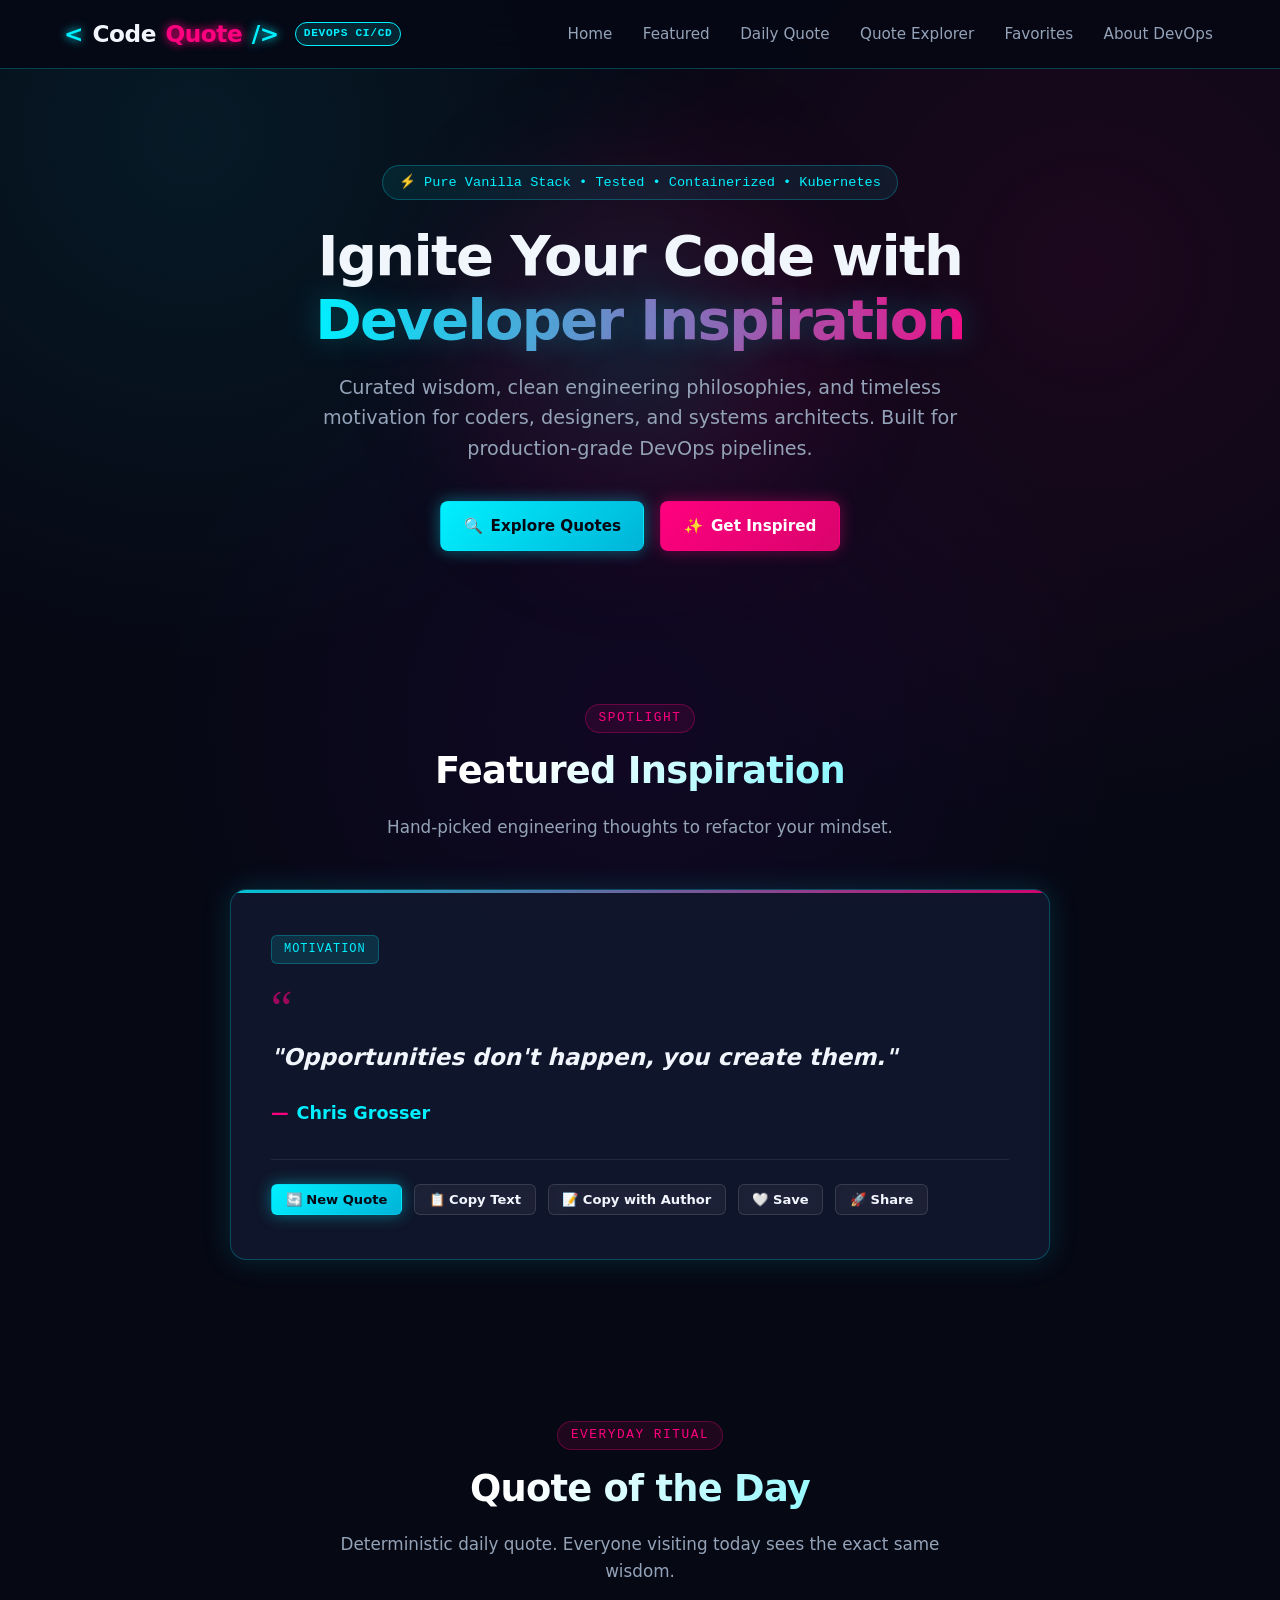
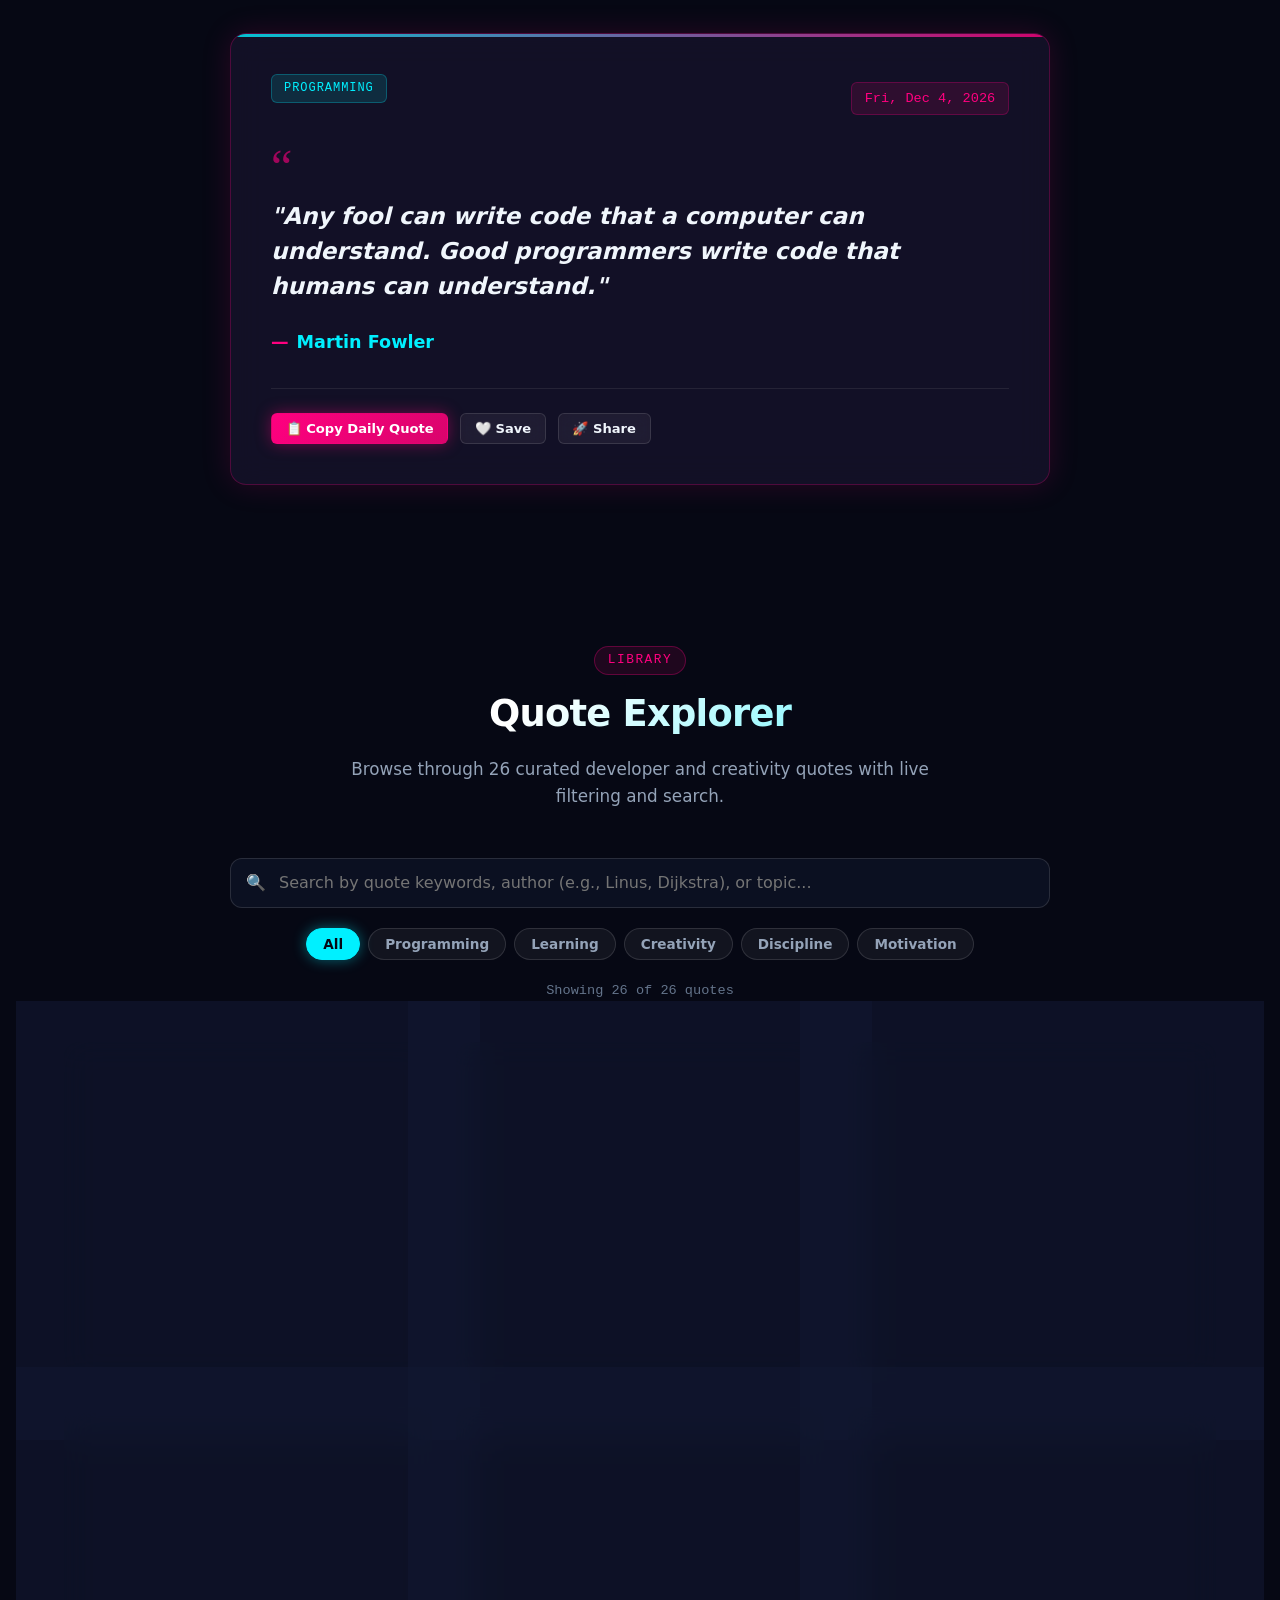
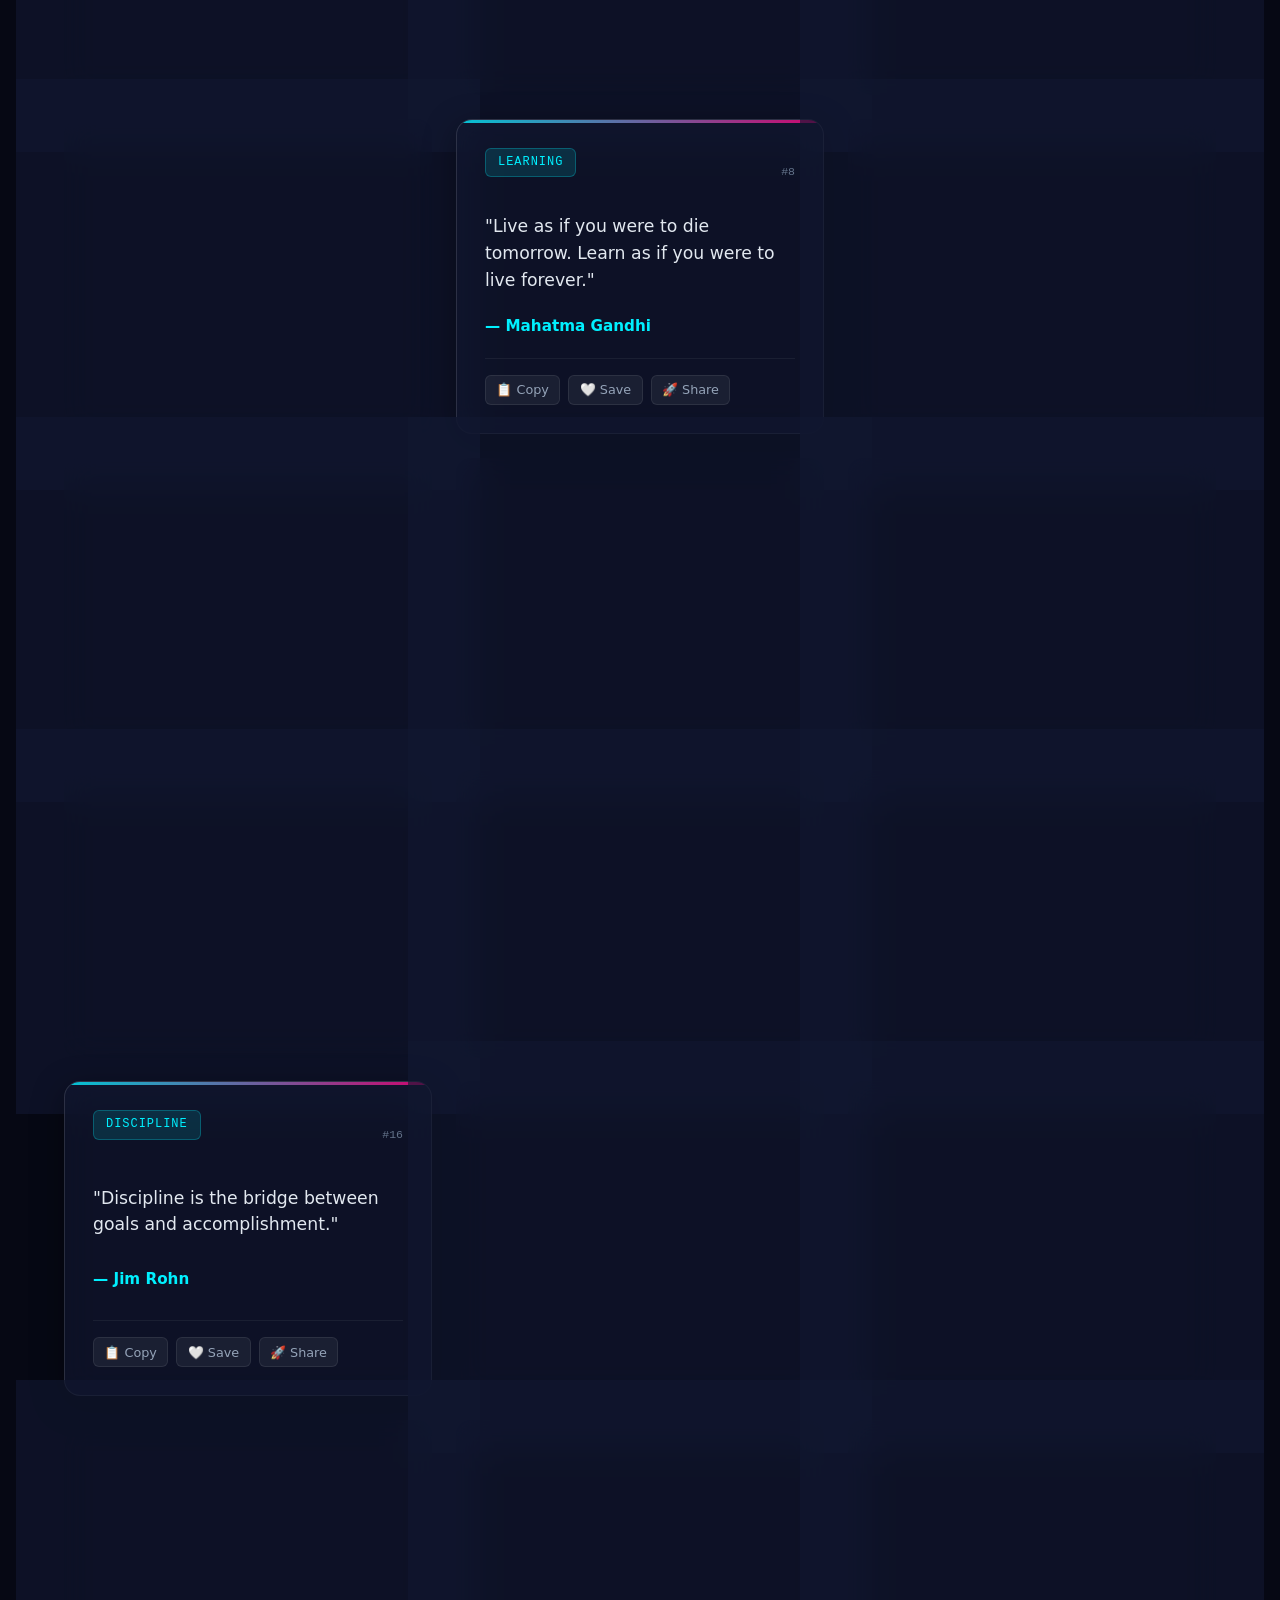
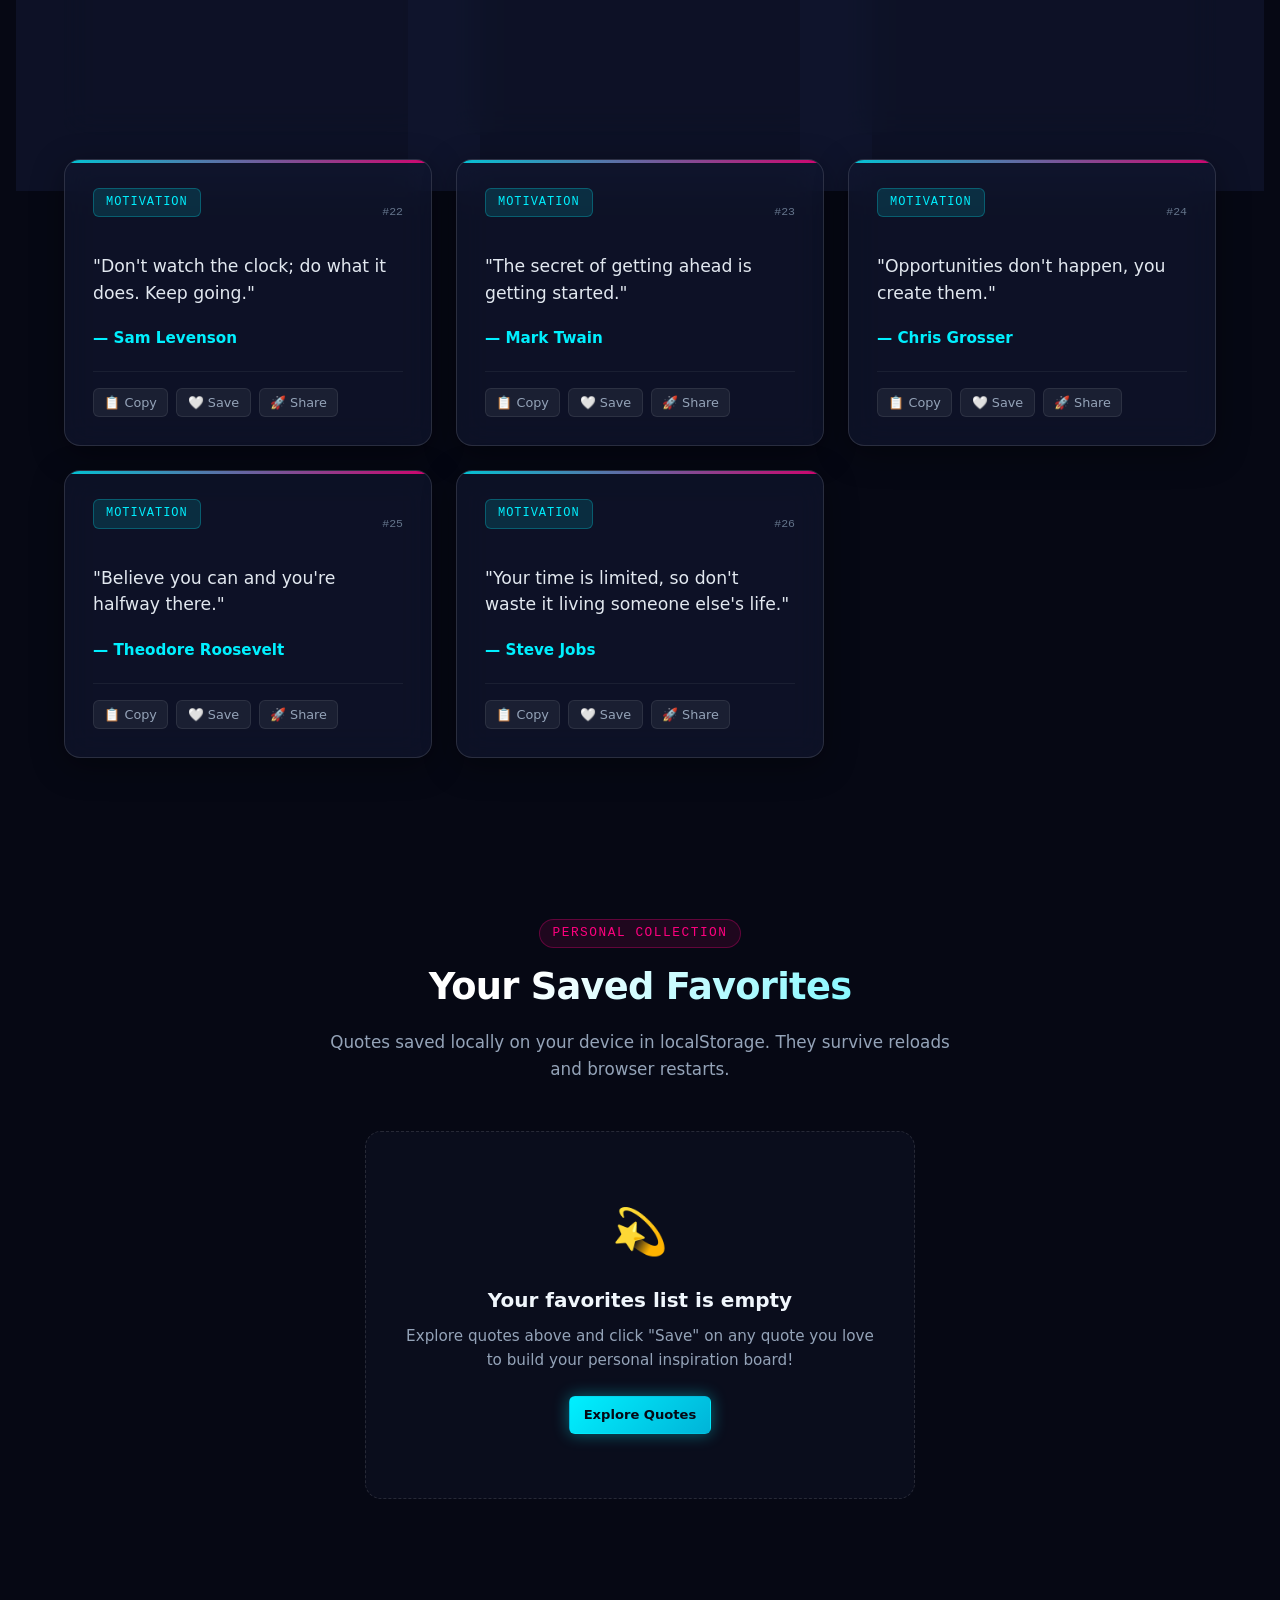
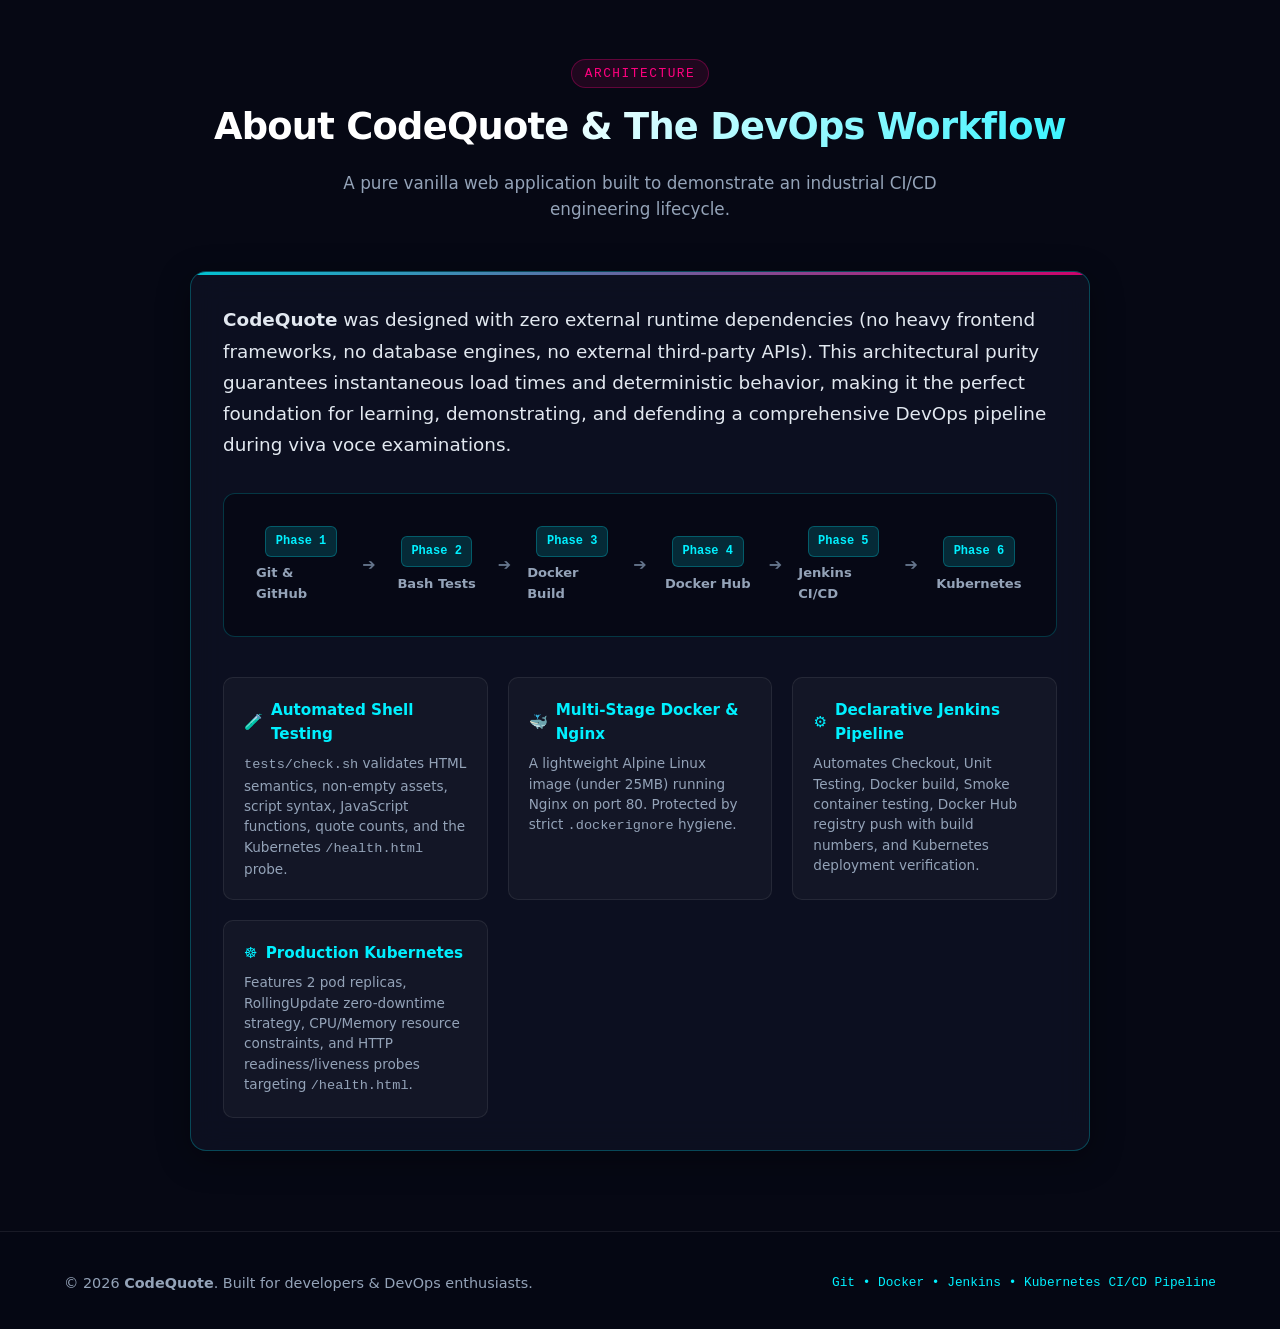
<file: app/index.html>
<!DOCTYPE html>
<html lang="en">
<head>
  <meta charset="UTF-8">
  <meta name="viewport" content="width=device-width, initial-scale=1.0">
  <title>CodeQuote - Developer Inspiration & DevOps Workflow</title>
  <meta name="description" content="Developer inspiration and motivational quote website demonstrating an end-to-end DevOps CI/CD workflow: Git, GitHub, Tests, Docker, Jenkins, and Kubernetes.">
  <link rel="stylesheet" href="style.css">
</head>
<body>

  <!-- Navbar -->
  <header class="navbar">
    <div class="container nav-container">
      <a href="#home" class="brand">
        <span class="brand-bracket">&lt;</span>Code<span class="brand-text-quote">Quote</span><span class="brand-bracket">/&gt;</span>
        <span class="devops-badge-nav">DevOps CI/CD</span>
      </a>

      <button class="mobile-toggle" id="mobile-toggle" aria-label="Toggle navigation menu" aria-expanded="false">
        ☰
      </button>

      <nav>
        <ul class="nav-links" id="nav-links">
          <li><a href="#home">Home</a></li>
          <li><a href="#featured">Featured</a></li>
          <li><a href="#daily">Daily Quote</a></li>
          <li><a href="#explorer">Quote Explorer</a></li>
          <li>
            <a href="#favorites">
              Favorites <span class="fav-badge-count" id="fav-count-badge" style="display: none;">0</span>
            </a>
          </li>
          <li><a href="#about">About DevOps</a></li>
        </ul>
      </nav>
    </div>
  </header>

  <!-- Hero Section -->
  <section class="hero-section" id="home">
    <div class="hero-glow-blob"></div>
    <div class="container hero-content">
      <div class="hero-badge">
        <span>⚡</span> Pure Vanilla Stack • Tested • Containerized • Kubernetes
      </div>
      <h1 class="hero-headline">
        Ignite Your Code with <br>
        <span class="hero-neon-text">Developer Inspiration</span>
      </h1>
      <p class="hero-tagline">
        Curated wisdom, clean engineering philosophies, and timeless motivation for coders, designers, and systems architects. Built for production-grade DevOps pipelines.
      </p>
      <div class="hero-cta">
        <a href="#explorer" class="btn btn-cyan">
          <span>🔍</span> Explore Quotes
        </a>
        <button class="btn btn-pink" id="hero-btn-inspire">
          <span>✨</span> Get Inspired
        </button>
      </div>
    </div>
  </section>

  <!-- Featured Quote Section -->
  <section class="section-padding" id="featured">
    <div class="container">
      <div class="section-header">
        <span class="section-tag">Spotlight</span>
        <h2 class="section-title">Featured Inspiration</h2>
        <p class="section-desc">Hand-picked engineering thoughts to refactor your mindset.</p>
      </div>

      <div class="glass-card featured-card">
        <div class="quote-category-tag" id="featured-category">Programming</div>
        <div class="quote-symbol">“</div>
        <blockquote class="quote-text" id="featured-text">
          Loading inspiration...
        </blockquote>
        <div class="quote-author" id="featured-author">
          Engineering Thought
        </div>
        <div class="quote-actions">
          <button class="btn btn-cyan btn-sm" id="featured-btn-new">
            🔄 New Quote
          </button>
          <button class="btn btn-glass btn-sm" id="featured-btn-copy-text">
            📋 Copy Text
          </button>
          <button class="btn btn-glass btn-sm" id="featured-btn-copy-author">
            📝 Copy with Author
          </button>
          <button class="btn btn-glass btn-sm" id="featured-btn-save">
            🤍 Save
          </button>
          <button class="btn btn-glass btn-sm" id="featured-btn-share">
            🚀 Share
          </button>
        </div>
      </div>
    </div>
  </section>

  <!-- Quote of the Day Section -->
  <section class="section-padding" id="daily">
    <div class="container">
      <div class="section-header">
        <span class="section-tag">Everyday Ritual</span>
        <h2 class="section-title">Quote of the Day</h2>
        <p class="section-desc">Deterministic daily quote. Everyone visiting today sees the exact same wisdom.</p>
      </div>

      <div class="glass-card daily-quote-card">
        <div class="daily-meta">
          <span class="quote-category-tag" id="daily-category">Motivation</span>
          <span class="daily-date" id="daily-date-display">Today</span>
        </div>
        <div class="quote-symbol">“</div>
        <blockquote class="quote-text" id="daily-text">
          Calculating today's quote...
        </blockquote>
        <div class="quote-author" id="daily-author">
          Author
        </div>
        <div class="quote-actions">
          <button class="btn btn-pink btn-sm" id="daily-btn-copy">
            📋 Copy Daily Quote
          </button>
          <button class="btn btn-glass btn-sm" id="daily-btn-save">
            🤍 Save to Favorites
          </button>
          <button class="btn btn-glass btn-sm" id="daily-btn-share">
            🚀 Share
          </button>
        </div>
      </div>
    </div>
  </section>

  <!-- Quote Explorer Section -->
  <section class="section-padding" id="explorer">
    <div class="container">
      <div class="section-header">
        <span class="section-tag">Library</span>
        <h2 class="section-title">Quote Explorer</h2>
        <p class="section-desc">Browse through 26 curated developer and creativity quotes with live filtering and search.</p>
      </div>

      <div class="explorer-controls">
        <div class="search-bar-wrap">
          <span class="search-icon">🔍</span>
          <input 
            type="search" 
            class="search-input" 
            id="explorer-search-input" 
            placeholder="Search by quote keywords, author (e.g., Linus, Dijkstra), or topic..."
            aria-label="Search quotes"
          >
        </div>

        <div class="filter-pills" role="tablist" aria-label="Quote categories">
          <button class="filter-pill active" data-category="All">All</button>
          <button class="filter-pill" data-category="Programming">Programming</button>
          <button class="filter-pill" data-category="Learning">Learning</button>
          <button class="filter-pill" data-category="Creativity">Creativity</button>
          <button class="filter-pill" data-category="Discipline">Discipline</button>
          <button class="filter-pill" data-category="Motivation">Motivation</button>
        </div>

        <div class="quotes-count-info" id="quotes-count-display">
          Showing quotes...
        </div>
      </div>

      <div class="quotes-grid" id="quotes-grid">
        <!-- Injected dynamically by JavaScript -->
      </div>
    </div>
  </section>

  <!-- Saved Favorites Section -->
  <section class="section-padding" id="favorites">
    <div class="container">
      <div class="section-header">
        <span class="section-tag">Personal Collection</span>
        <h2 class="section-title">Your Saved Favorites</h2>
        <p class="section-desc">Quotes saved locally on your device in localStorage. They survive reloads and browser restarts.</p>
      </div>

      <div class="quotes-grid" id="favorites-grid">
        <!-- Injected dynamically by JavaScript -->
      </div>
    </div>
  </section>

  <!-- About DevOps Section -->
  <section class="section-padding" id="about">
    <div class="container">
      <div class="section-header">
        <span class="section-tag">Architecture</span>
        <h2 class="section-title">About CodeQuote & The DevOps Workflow</h2>
        <p class="section-desc">A pure vanilla web application built to demonstrate an industrial CI/CD engineering lifecycle.</p>
      </div>

      <div class="glass-card about-card">
        <p class="about-intro">
          <strong>CodeQuote</strong> was designed with zero external runtime dependencies (no heavy frontend frameworks, no database engines, no external third-party APIs). This architectural purity guarantees instantaneous load times and deterministic behavior, making it the perfect foundation for learning, demonstrating, and defending a comprehensive DevOps pipeline during viva voce examinations.
        </p>

        <!-- Pipeline Diagram -->
        <div class="pipeline-diagram">
          <div class="pipeline-step">
            <span class="pipeline-step-badge">Phase 1</span>
            <span class="pipeline-step-title">Git & GitHub</span>
          </div>
          <span class="pipeline-arrow">➔</span>
          <div class="pipeline-step">
            <span class="pipeline-step-badge">Phase 2</span>
            <span class="pipeline-step-title">Bash Tests</span>
          </div>
          <span class="pipeline-arrow">➔</span>
          <div class="pipeline-step">
            <span class="pipeline-step-badge">Phase 3</span>
            <span class="pipeline-step-title">Docker Build</span>
          </div>
          <span class="pipeline-arrow">➔</span>
          <div class="pipeline-step">
            <span class="pipeline-step-badge">Phase 4</span>
            <span class="pipeline-step-title">Docker Hub</span>
          </div>
          <span class="pipeline-arrow">➔</span>
          <div class="pipeline-step">
            <span class="pipeline-step-badge">Phase 5</span>
            <span class="pipeline-step-title">Jenkins CI/CD</span>
          </div>
          <span class="pipeline-arrow">➔</span>
          <div class="pipeline-step">
            <span class="pipeline-step-badge">Phase 6</span>
            <span class="pipeline-step-title">Kubernetes</span>
          </div>
        </div>

        <div class="devops-grid">
          <div class="devops-feature-item">
            <div class="devops-feature-title"><span>🧪</span> Automated Shell Testing</div>
            <div class="devops-feature-desc">
              <code>tests/check.sh</code> validates HTML semantics, non-empty assets, script syntax, JavaScript functions, quote counts, and the Kubernetes <code>/health.html</code> probe.
            </div>
          </div>

          <div class="devops-feature-item">
            <div class="devops-feature-title"><span>🐳</span> Multi-Stage Docker & Nginx</div>
            <div class="devops-feature-desc">
              A lightweight Alpine Linux image (under 25MB) running Nginx on port 80. Protected by strict <code>.dockerignore</code> hygiene.
            </div>
          </div>

          <div class="devops-feature-item">
            <div class="devops-feature-title"><span>⚙️</span> Declarative Jenkins Pipeline</div>
            <div class="devops-feature-desc">
              Automates Checkout, Unit Testing, Docker build, Smoke container testing, Docker Hub registry push with build numbers, and Kubernetes deployment verification.
            </div>
          </div>

          <div class="devops-feature-item">
            <div class="devops-feature-title"><span>☸️</span> Production Kubernetes</div>
            <div class="devops-feature-desc">
              Features 2 pod replicas, RollingUpdate zero-downtime strategy, CPU/Memory resource constraints, and HTTP readiness/liveness probes targeting <code>/health.html</code>.
            </div>
          </div>
        </div>
      </div>
    </div>
  </section>

  <!-- Footer -->
  <footer class="footer">
    <div class="container footer-content">
      <div>
        &copy; <span id="copyright-year">2026</span> <strong>CodeQuote</strong>. Built for developers & DevOps enthusiasts.
      </div>
      <div class="footer-devops-tag">
        Git • Docker • Jenkins • Kubernetes CI/CD Pipeline
      </div>
    </div>
  </footer>

  <!-- Toast Notification Container -->
  <div class="toast-container" id="toast-container" aria-live="polite"></div>

  <!-- JavaScript -->
  <script src="script.js"></script>
</body>
</html>
</file>
<file: app/style.css>
/* CodeQuote - Tropical Neon Theme (Cyan, Pink & Deep Black) */
:root {
  --bg-deep: #060814;
  --bg-surface: rgba(14, 18, 36, 0.75);
  --bg-card: rgba(18, 24, 48, 0.65);
  --bg-card-hover: rgba(26, 34, 66, 0.85);
  --neon-cyan: #00f0ff;
  --neon-pink: #ff007f;
  --neon-purple: #9d00ff;
  --text-main: #f0f6fc;
  --text-muted: #94a3b8;
  --text-dim: #64748b;
  --border-cyan: rgba(0, 240, 255, 0.25);
  --border-pink: rgba(255, 0, 127, 0.25);
  --border-glass: rgba(255, 255, 255, 0.12);
  --glow-cyan: 0 0 24px rgba(0, 240, 255, 0.35);
  --glow-pink: 0 0 24px rgba(255, 0, 127, 0.35);
  --font-sans: system-ui, -apple-system, BlinkMacSystemFont, 'Segoe UI', Roboto, Oxygen, Ubuntu, Cantarell, sans-serif;
  --font-mono: 'Courier New', Courier, monospace;
  --transition-speed: 0.25s;
}

* {
  box-sizing: border-box;
  margin: 0;
  padding: 0;
}

html {
  scroll-behavior: smooth;
  font-family: var(--font-sans);
  background-color: var(--bg-deep);
  color: var(--text-main);
  line-height: 1.6;
}

/* Accessibility: Visible Focus Outlines */
:focus-visible {
  outline: 2px solid var(--neon-cyan);
  outline-offset: 3px;
  box-shadow: 0 0 12px var(--neon-cyan);
}

body {
  min-height: 100vh;
  display: flex;
  flex-direction: column;
  background: 
    radial-gradient(circle at 15% 15%, rgba(0, 240, 255, 0.08) 0%, transparent 40%),
    radial-gradient(circle at 85% 30%, rgba(255, 0, 127, 0.09) 0%, transparent 45%),
    radial-gradient(circle at 50% 80%, rgba(157, 0, 255, 0.07) 0%, transparent 50%),
    var(--bg-deep);
  background-attachment: fixed;
  overflow-x: hidden;
}

/* Container */
.container {
  width: 100%;
  max-width: 1200px;
  margin: 0 auto;
  padding: 0 1.5rem;
}

/* Navbar */
.navbar {
  position: sticky;
  top: 0;
  z-index: 100;
  background: rgba(6, 8, 20, 0.85);
  backdrop-filter: blur(14px);
  -webkit-backdrop-filter: blur(14px);
  border-bottom: 1px solid var(--border-cyan);
  transition: all var(--transition-speed);
}

.nav-container {
  display: flex;
  align-items: center;
  justify-content: space-between;
  height: 4.25rem;
}

.brand {
  display: flex;
  align-items: center;
  gap: 0.6rem;
  font-size: 1.45rem;
  font-weight: 800;
  letter-spacing: -0.02em;
  text-decoration: none;
  color: var(--text-main);
}

.brand-bracket {
  color: var(--neon-cyan);
  text-shadow: 0 0 10px var(--neon-cyan);
}

.brand-text-quote {
  color: var(--neon-pink);
  text-shadow: 0 0 10px var(--neon-pink);
}

.devops-badge-nav {
  font-size: 0.7rem;
  font-family: var(--font-mono);
  background: rgba(0, 240, 255, 0.12);
  border: 1px solid var(--neon-cyan);
  color: var(--neon-cyan);
  padding: 0.15rem 0.5rem;
  border-radius: 9999px;
  margin-left: 0.4rem;
  text-transform: uppercase;
  letter-spacing: 0.06em;
}

.nav-links {
  display: flex;
  list-style: none;
  gap: 1.5rem;
  align-items: center;
}

.nav-links a {
  text-decoration: none;
  color: var(--text-muted);
  font-size: 0.95rem;
  font-weight: 500;
  transition: color var(--transition-speed), text-shadow var(--transition-speed);
  padding: 0.4rem 0.2rem;
  position: relative;
}

.nav-links a:hover {
  color: var(--neon-cyan);
  text-shadow: 0 0 8px rgba(0, 240, 255, 0.6);
}

.nav-links a::after {
  content: '';
  position: absolute;
  bottom: 0;
  left: 0;
  width: 0%;
  height: 2px;
  background: linear-gradient(90deg, var(--neon-cyan), var(--neon-pink));
  transition: width var(--transition-speed);
}

.nav-links a:hover::after {
  width: 100%;
}

.fav-badge-count {
  display: inline-flex;
  align-items: center;
  justify-content: center;
  background: var(--neon-pink);
  color: white;
  font-size: 0.72rem;
  font-weight: 700;
  min-width: 1.2rem;
  height: 1.2rem;
  border-radius: 9999px;
  padding: 0 0.35rem;
  margin-left: 0.3rem;
  box-shadow: 0 0 8px rgba(255, 0, 127, 0.5);
}

/* Mobile Toggle */
.mobile-toggle {
  display: none;
  background: transparent;
  border: 1px solid var(--border-cyan);
  color: var(--neon-cyan);
  padding: 0.5rem 0.75rem;
  border-radius: 6px;
  cursor: pointer;
  font-size: 1.25rem;
  transition: all var(--transition-speed);
}

.mobile-toggle:hover {
  background: rgba(0, 240, 255, 0.1);
  box-shadow: 0 0 10px rgba(0, 240, 255, 0.3);
}

/* Section Common Styling */
.section-padding {
  padding: 5rem 0;
}

.section-header {
  text-align: center;
  margin-bottom: 3rem;
}

.section-tag {
  display: inline-block;
  font-family: var(--font-mono);
  font-size: 0.8rem;
  text-transform: uppercase;
  letter-spacing: 0.12em;
  color: var(--neon-pink);
  margin-bottom: 0.6rem;
  padding: 0.2rem 0.8rem;
  background: rgba(255, 0, 127, 0.1);
  border: 1px solid rgba(255, 0, 127, 0.3);
  border-radius: 9999px;
}

.section-title {
  font-size: 2.3rem;
  font-weight: 800;
  letter-spacing: -0.02em;
  margin-bottom: 0.8rem;
  background: linear-gradient(135deg, #ffffff 40%, var(--neon-cyan) 100%);
  -webkit-background-clip: text;
  -webkit-text-fill-color: transparent;
}

.section-desc {
  color: var(--text-muted);
  max-width: 620px;
  margin: 0 auto;
  font-size: 1.05rem;
}

/* Buttons */
.btn {
  display: inline-flex;
  align-items: center;
  justify-content: center;
  gap: 0.5rem;
  padding: 0.75rem 1.4rem;
  border-radius: 8px;
  font-size: 0.95rem;
  font-weight: 600;
  cursor: pointer;
  text-decoration: none;
  transition: all var(--transition-speed) ease;
  border: 1px solid transparent;
  font-family: inherit;
}

.btn-cyan {
  background: linear-gradient(135deg, #00f0ff, #00b4d8);
  color: #060814;
  box-shadow: 0 0 16px rgba(0, 240, 255, 0.4);
}

.btn-cyan:hover {
  transform: translateY(-2px);
  box-shadow: 0 0 24px rgba(0, 240, 255, 0.65);
}

.btn-pink {
  background: linear-gradient(135deg, #ff007f, #d9046c);
  color: #ffffff;
  box-shadow: 0 0 16px rgba(255, 0, 127, 0.4);
}

.btn-pink:hover {
  transform: translateY(-2px);
  box-shadow: 0 0 24px rgba(255, 0, 127, 0.65);
}

.btn-glass {
  background: rgba(255, 255, 255, 0.05);
  color: var(--text-main);
  border: 1px solid var(--border-glass);
  backdrop-filter: blur(8px);
}

.btn-glass:hover {
  background: rgba(255, 255, 255, 0.12);
  border-color: var(--border-cyan);
  color: var(--neon-cyan);
  box-shadow: 0 0 12px rgba(0, 240, 255, 0.25);
  transform: translateY(-2px);
}

.btn-sm {
  padding: 0.45rem 0.85rem;
  font-size: 0.82rem;
  border-radius: 6px;
}

/* Hero Section */
.hero-section {
  padding: 6rem 0 4.5rem;
  position: relative;
  text-align: center;
}

.hero-glow-blob {
  position: absolute;
  top: 50%;
  left: 50%;
  transform: translate(-50%, -50%);
  width: 480px;
  height: 480px;
  background: radial-gradient(circle, rgba(0, 240, 255, 0.15) 0%, rgba(255, 0, 127, 0.1) 40%, transparent 70%);
  filter: blur(50px);
  pointer-events: none;
  z-index: 0;
}

.hero-content {
  position: relative;
  z-index: 1;
  max-width: 820px;
  margin: 0 auto;
}

.hero-badge {
  display: inline-flex;
  align-items: center;
  gap: 0.5rem;
  font-size: 0.85rem;
  font-family: var(--font-mono);
  color: var(--neon-cyan);
  background: rgba(0, 240, 255, 0.08);
  border: 1px solid var(--border-cyan);
  padding: 0.35rem 1rem;
  border-radius: 9999px;
  margin-bottom: 1.5rem;
}

.hero-headline {
  font-size: 3.5rem;
  font-weight: 900;
  line-height: 1.15;
  letter-spacing: -0.03em;
  margin-bottom: 1.25rem;
}

.hero-neon-text {
  background: linear-gradient(90deg, var(--neon-cyan), var(--neon-pink));
  -webkit-background-clip: text;
  -webkit-text-fill-color: transparent;
  text-shadow: 0 0 30px rgba(0, 240, 255, 0.25);
}

.hero-tagline {
  font-size: 1.2rem;
  color: var(--text-muted);
  margin-bottom: 2.25rem;
  max-width: 650px;
  margin-left: auto;
  margin-right: auto;
}

.hero-cta {
  display: flex;
  gap: 1rem;
  justify-content: center;
  flex-wrap: wrap;
}

/* Glassmorphism Quote Card Base */
.glass-card {
  background: var(--bg-card);
  backdrop-filter: blur(16px);
  -webkit-backdrop-filter: blur(16px);
  border: 1px solid var(--border-glass);
  border-radius: 16px;
  padding: 2rem;
  box-shadow: 0 8px 32px 0 rgba(0, 0, 0, 0.37);
  transition: all var(--transition-speed) ease;
  position: relative;
  overflow: hidden;
}

.glass-card::before {
  content: '';
  position: absolute;
  top: 0;
  left: 0;
  right: 0;
  height: 3px;
  background: linear-gradient(90deg, var(--neon-cyan), var(--neon-pink));
  opacity: 0.8;
}

.glass-card:hover {
  border-color: var(--border-cyan);
  box-shadow: 0 12px 40px rgba(0, 240, 255, 0.15);
  transform: translateY(-3px);
}

/* Featured Section */
.featured-card {
  max-width: 820px;
  margin: 0 auto;
  background: rgba(18, 24, 48, 0.85);
  border: 1px solid var(--border-cyan);
  box-shadow: 0 0 30px rgba(0, 240, 255, 0.15);
  padding: 2.75rem 2.5rem;
}

.quote-category-tag {
  display: inline-block;
  font-family: var(--font-mono);
  font-size: 0.75rem;
  text-transform: uppercase;
  letter-spacing: 0.08em;
  padding: 0.25rem 0.75rem;
  border-radius: 6px;
  background: rgba(0, 240, 255, 0.12);
  color: var(--neon-cyan);
  border: 1px solid var(--border-cyan);
  margin-bottom: 1.25rem;
}

.quote-symbol {
  font-size: 3rem;
  line-height: 1;
  font-family: serif;
  color: var(--neon-pink);
  opacity: 0.6;
  margin-bottom: 0.5rem;
}

.quote-text {
  font-size: 1.45rem;
  font-weight: 600;
  line-height: 1.5;
  color: var(--text-main);
  margin-bottom: 1.5rem;
  font-style: italic;
}

.quote-author {
  font-size: 1.1rem;
  font-weight: 700;
  color: var(--neon-cyan);
  display: flex;
  align-items: center;
  gap: 0.5rem;
  margin-bottom: 2rem;
}

.quote-author::before {
  content: '—';
  color: var(--neon-pink);
}

.quote-actions {
  display: flex;
  flex-wrap: wrap;
  gap: 0.75rem;
  border-top: 1px solid rgba(255, 255, 255, 0.08);
  padding-top: 1.5rem;
}

/* Quote of the Day Section */
.daily-quote-card {
  max-width: 820px;
  margin: 0 auto;
  background: rgba(22, 18, 42, 0.85);
  border: 1px solid var(--border-pink);
  box-shadow: 0 0 30px rgba(255, 0, 127, 0.15);
  padding: 2.5rem;
}

.daily-meta {
  display: flex;
  align-items: center;
  justify-content: space-between;
  margin-bottom: 1.25rem;
  flex-wrap: wrap;
  gap: 0.5rem;
}

.daily-date {
  font-family: var(--font-mono);
  font-size: 0.85rem;
  color: var(--neon-pink);
  background: rgba(255, 0, 127, 0.12);
  padding: 0.3rem 0.8rem;
  border-radius: 6px;
  border: 1px solid var(--border-pink);
}

/* Quote Explorer */
.explorer-controls {
  max-width: 820px;
  margin: 0 auto 2.5rem;
  display: flex;
  flex-direction: column;
  gap: 1.25rem;
}

.search-bar-wrap {
  position: relative;
  width: 100%;
}

.search-input {
  width: 100%;
  padding: 0.9rem 1.25rem 0.9rem 3rem;
  border-radius: 12px;
  border: 1px solid var(--border-glass);
  background: rgba(14, 18, 36, 0.85);
  color: var(--text-main);
  font-size: 1rem;
  font-family: inherit;
  transition: all var(--transition-speed);
}

.search-input:focus {
  border-color: var(--neon-cyan);
  box-shadow: 0 0 16px rgba(0, 240, 255, 0.3);
  outline: none;
}

.search-icon {
  position: absolute;
  left: 1rem;
  top: 50%;
  transform: translateY(-50%);
  color: var(--text-dim);
  pointer-events: none;
}

.filter-pills {
  display: flex;
  flex-wrap: wrap;
  gap: 0.5rem;
  justify-content: center;
}

.filter-pill {
  padding: 0.45rem 1rem;
  border-radius: 9999px;
  font-size: 0.85rem;
  font-weight: 600;
  cursor: pointer;
  background: rgba(255, 255, 255, 0.05);
  color: var(--text-muted);
  border: 1px solid var(--border-glass);
  transition: all var(--transition-speed);
  font-family: inherit;
}

.filter-pill:hover {
  background: rgba(255, 255, 255, 0.1);
  color: var(--text-main);
}

.filter-pill.active {
  background: var(--neon-cyan);
  color: #060814;
  border-color: var(--neon-cyan);
  box-shadow: 0 0 14px rgba(0, 240, 255, 0.4);
}

.quotes-count-info {
  text-align: center;
  font-size: 0.85rem;
  color: var(--text-dim);
  font-family: var(--font-mono);
}

.quotes-grid {
  display: grid;
  grid-template-columns: repeat(auto-fill, minmax(320px, 1fr));
  gap: 1.5rem;
}

.quote-card {
  display: flex;
  flex-direction: column;
  justify-content: space-between;
  padding: 1.75rem;
}

.quote-card-header {
  display: flex;
  justify-content: space-between;
  align-items: center;
  margin-bottom: 1rem;
}

.quote-id-tag {
  font-family: var(--font-mono);
  font-size: 0.72rem;
  color: var(--text-dim);
}

.quote-card-text {
  font-size: 1.08rem;
  font-weight: 500;
  line-height: 1.55;
  margin-bottom: 1.25rem;
  color: #e2e8f0;
}

.quote-card-author {
  font-size: 0.95rem;
  font-weight: 600;
  color: var(--neon-cyan);
  margin-bottom: 1.25rem;
}

.quote-card-actions {
  display: flex;
  align-items: center;
  gap: 0.5rem;
  border-top: 1px solid rgba(255, 255, 255, 0.06);
  padding-top: 1rem;
}

.card-action-btn {
  background: rgba(255, 255, 255, 0.06);
  border: 1px solid rgba(255, 255, 255, 0.08);
  color: var(--text-muted);
  border-radius: 6px;
  padding: 0.4rem 0.65rem;
  font-size: 0.8rem;
  cursor: pointer;
  display: inline-flex;
  align-items: center;
  gap: 0.35rem;
  transition: all var(--transition-speed);
  font-family: inherit;
}

.card-action-btn:hover {
  background: rgba(0, 240, 255, 0.15);
  color: var(--neon-cyan);
  border-color: var(--border-cyan);
}

.card-action-btn.saved {
  background: rgba(255, 0, 127, 0.2);
  color: var(--neon-pink);
  border-color: var(--neon-pink);
}

/* Empty State */
.empty-state {
  text-align: center;
  padding: 4rem 2rem;
  background: rgba(14, 18, 36, 0.5);
  border: 1px dashed var(--border-glass);
  border-radius: 16px;
  max-width: 550px;
  margin: 0 auto;
}

.empty-state-icon {
  font-size: 2.8rem;
  color: var(--text-dim);
  margin-bottom: 1rem;
}

.empty-state-title {
  font-size: 1.25rem;
  font-weight: 700;
  margin-bottom: 0.5rem;
}

.empty-state-desc {
  color: var(--text-muted);
  font-size: 0.95rem;
  margin-bottom: 1.5rem;
}

/* About & DevOps Workflow Section */
.about-card {
  max-width: 900px;
  margin: 0 auto;
  background: rgba(14, 18, 36, 0.8);
  border: 1px solid var(--border-cyan);
}

.about-intro {
  font-size: 1.15rem;
  color: #e2e8f0;
  margin-bottom: 2rem;
  line-height: 1.7;
}

.pipeline-diagram {
  display: flex;
  align-items: center;
  justify-content: space-between;
  flex-wrap: wrap;
  gap: 0.5rem;
  background: rgba(6, 8, 20, 0.8);
  padding: 1.5rem;
  border-radius: 12px;
  border: 1px solid rgba(0, 240, 255, 0.2);
  margin-bottom: 2.5rem;
}

.pipeline-step {
  display: flex;
  flex-direction: column;
  align-items: center;
  gap: 0.35rem;
  padding: 0.5rem;
  flex: 1;
  min-width: 100px;
}

.pipeline-step-badge {
  font-size: 0.75rem;
  font-family: var(--font-mono);
  font-weight: 700;
  padding: 0.3rem 0.6rem;
  border-radius: 6px;
  background: rgba(0, 240, 255, 0.15);
  color: var(--neon-cyan);
  border: 1px solid var(--border-cyan);
}

.pipeline-step:nth-child(even) .pipeline-step-badge {
  background: rgba(255, 0, 127, 0.15);
  color: var(--neon-pink);
  border-color: var(--border-pink);
}

.pipeline-step-title {
  font-size: 0.82rem;
  font-weight: 600;
  color: var(--text-muted);
}

.pipeline-arrow {
  color: var(--text-dim);
  font-size: 1rem;
}

.devops-grid {
  display: grid;
  grid-template-columns: repeat(auto-fit, minmax(260px, 1fr));
  gap: 1.25rem;
  margin-top: 1.5rem;
}

.devops-feature-item {
  background: rgba(255, 255, 255, 0.03);
  border: 1px solid rgba(255, 255, 255, 0.08);
  border-radius: 10px;
  padding: 1.25rem;
}

.devops-feature-title {
  font-size: 0.95rem;
  font-weight: 700;
  color: var(--neon-cyan);
  margin-bottom: 0.4rem;
  display: flex;
  align-items: center;
  gap: 0.5rem;
}

.devops-feature-desc {
  font-size: 0.85rem;
  color: var(--text-muted);
  line-height: 1.5;
}

/* Footer */
.footer {
  margin-top: auto;
  border-top: 1px solid rgba(255, 255, 255, 0.08);
  background: rgba(6, 8, 20, 0.95);
  padding: 2.5rem 0;
  font-size: 0.9rem;
  color: var(--text-muted);
}

.footer-content {
  display: flex;
  justify-content: space-between;
  align-items: center;
  flex-wrap: wrap;
  gap: 1rem;
}

.footer-devops-tag {
  font-family: var(--font-mono);
  font-size: 0.8rem;
  color: var(--neon-cyan);
}

/* Toast Notification */
.toast-container {
  position: fixed;
  bottom: 1.5rem;
  right: 1.5rem;
  z-index: 1000;
  display: flex;
  flex-direction: column;
  gap: 0.6rem;
  pointer-events: none;
}

.toast {
  pointer-events: auto;
  background: rgba(14, 18, 36, 0.95);
  backdrop-filter: blur(12px);
  border: 1px solid var(--neon-cyan);
  box-shadow: 0 4px 20px rgba(0, 240, 255, 0.35);
  color: var(--text-main);
  padding: 0.85rem 1.4rem;
  border-radius: 10px;
  font-size: 0.9rem;
  display: flex;
  align-items: center;
  gap: 0.6rem;
  transform: translateX(120%);
  transition: transform 0.3s cubic-bezier(0.16, 1, 0.3, 1), opacity 0.3s ease;
  opacity: 0;
}

.toast.show {
  transform: translateX(0);
  opacity: 1;
}

.toast.toast-pink {
  border-color: var(--neon-pink);
  box-shadow: 0 4px 20px rgba(255, 0, 127, 0.35);
}

.toast.toast-error {
  border-color: #ef4444;
  box-shadow: 0 4px 20px rgba(239, 68, 68, 0.35);
}

/* Reduced Motion Support */
@media (prefers-reduced-motion: reduce) {
  *,
  *::before,
  *::after {
    animation-duration: 0.01ms !important;
    animation-iteration-count: 1 !important;
    transition-duration: 0.01ms !important;
    scroll-behavior: auto !important;
  }
}

/* Responsive Mobile Navigation */
@media (max-width: 768px) {
  .mobile-toggle {
    display: block;
  }

  .nav-links {
    display: none;
    position: absolute;
    top: 4.25rem;
    left: 0;
    right: 0;
    background: rgba(6, 8, 20, 0.98);
    backdrop-filter: blur(20px);
    border-bottom: 1px solid var(--border-cyan);
    flex-direction: column;
    padding: 1.5rem;
    gap: 1.25rem;
    text-align: center;
  }

  .nav-links.active {
    display: flex;
  }

  .hero-headline {
    font-size: 2.4rem;
  }

  .hero-tagline {
    font-size: 1.05rem;
  }

  .quote-text {
    font-size: 1.2rem;
  }

  .pipeline-diagram {
    flex-direction: column;
    align-items: stretch;
  }

  .pipeline-arrow {
    transform: rotate(90deg);
    text-align: center;
    margin: 0.2rem 0;
  }
}
</file>
